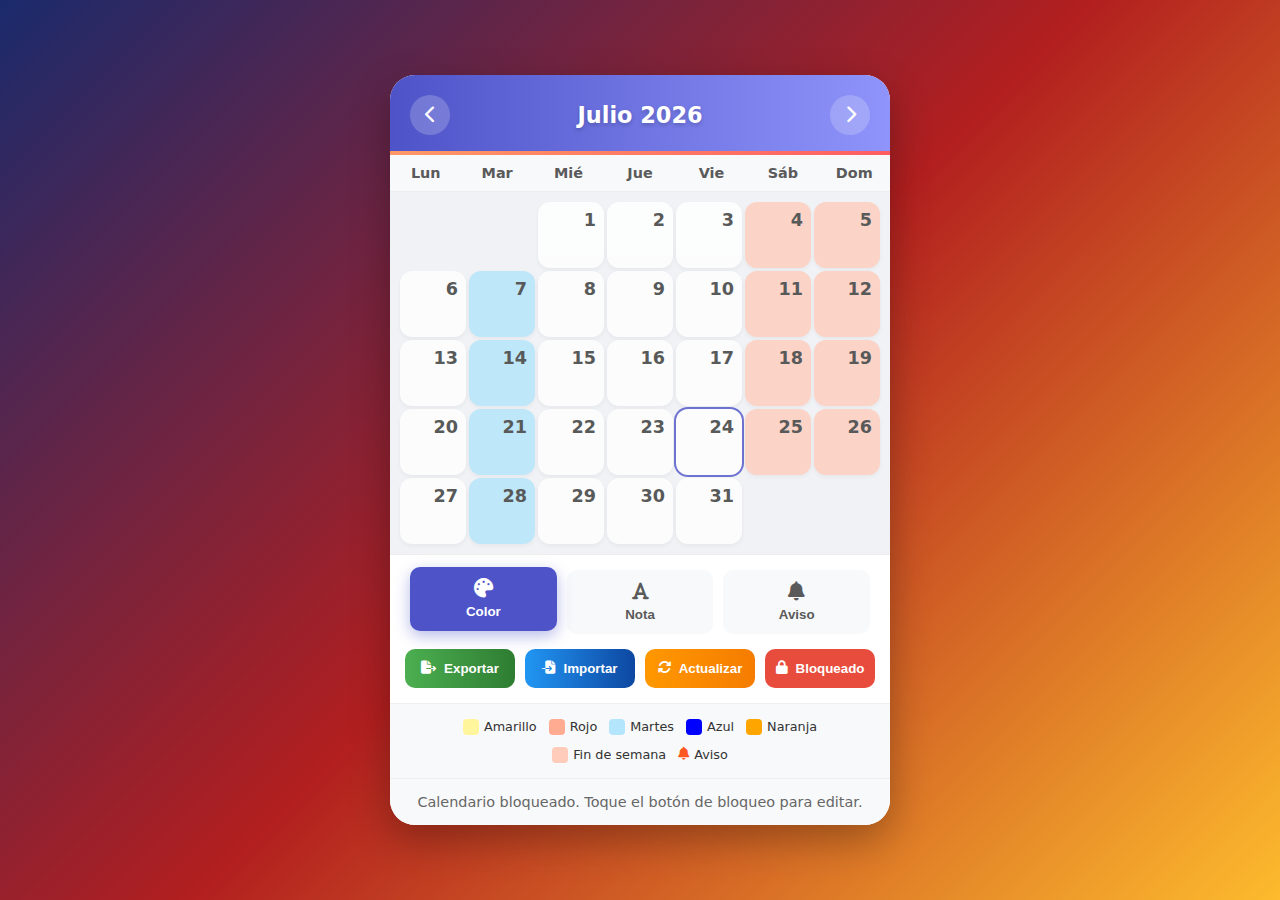
<file: index.html>
<!DOCTYPE html>
<html lang="es">
<head>
    <meta charset="UTF-8">
    <meta name="viewport" content="width=device-width, initial-scale=1.0, maximum-scale=1.0, user-scalable=no">
    <title>Calendario con Bloqueo y Actualización</title>
    <link rel="stylesheet" href="https://cdnjs.cloudflare.com/ajax/libs/font-awesome/6.4.0/css/all.min.css">
    <style>
        * {
            margin: 0;
            padding: 0;
            box-sizing: border-box;
            -webkit-tap-highlight-color: transparent;
        }

        body {
            font-family: 'Segoe UI', system-ui, -apple-system, sans-serif;
            background: linear-gradient(135deg, #1a2a6c, #b21f1f, #fdbb2d);
            min-height: 100vh;
            display: flex;
            justify-content: center;
            align-items: center;
            padding: 15px;
            color: #333;
            overflow-x: hidden;
        }

        .calendar-container {
            width: 100%;
            max-width: 500px;
            background: white;
            border-radius: 25px;
            box-shadow: 0 15px 40px rgba(0, 0, 0, 0.3);
            overflow: hidden;
            position: relative;
        }

        .calendar-header {
            background: linear-gradient(90deg, #4e54c8, #8f94fb);
            color: white;
            padding: 20px;
            display: flex;
            justify-content: space-between;
            align-items: center;
            position: relative;
        }

        .calendar-header::after {
            content: '';
            position: absolute;
            bottom: 0;
            left: 0;
            right: 0;
            height: 4px;
            background: linear-gradient(90deg, #ff9966, #ff5e62);
        }

        .month-nav {
            display: flex;
            gap: 15px;
            align-items: center;
        }

        .nav-btn {
            background: rgba(255, 255, 255, 0.2);
            border: none;
            width: 40px;
            height: 40px;
            border-radius: 50%;
            color: white;
            font-size: 18px;
            cursor: pointer;
            display: flex;
            justify-content: center;
            align-items: center;
            transition: all 0.3s ease;
        }

        .nav-btn:active {
            transform: scale(0.9);
            background: rgba(255, 255, 255, 0.3);
        }

        .month-year {
            font-size: 1.4rem;
            font-weight: 600;
            text-align: center;
            text-shadow: 0 2px 4px rgba(0, 0, 0, 0.2);
        }

        .weekdays {
            display: grid;
            grid-template-columns: repeat(7, 1fr);
            background: #f8f9fa;
            padding: 10px 0;
            font-weight: 600;
            color: #5a5a5a;
            border-bottom: 1px solid #eee;
        }

        .weekday {
            text-align: center;
            font-size: 0.9rem;
        }

        .calendar-grid {
            display: grid;
            grid-template-columns: repeat(7, 1fr);
            gap: 3px;
            padding: 10px;
            background: #f0f2f5;
        }

        .day-cell {
            aspect-ratio: 1;
            background: white;
            border-radius: 12px;
            display: flex;
            flex-direction: column;
            justify-content: space-between;
            padding: 8px;
            position: relative;
            cursor: pointer;
            transition: all 0.2s ease;
            box-shadow: 0 2px 4px rgba(0, 0, 0, 0.05);
            overflow: hidden;
        }

        .day-cell:active {
            transform: scale(0.95);
        }

        .day-cell.today {
            box-shadow: 0 0 0 2px #4e54c8;
        }

        .day-cell.locked {
            opacity: 0.8;
            cursor: not-allowed;
        }

        .day-number {
            font-weight: 600;
            font-size: 1.1rem;
            align-self: flex-end;
        }

        .day-content {
            display: flex;
            flex-direction: column;
            gap: 2px;
            width: 100%;
        }

        .note {
            background: rgba(255, 235, 59, 0.25);
            border-radius: 4px;
            padding: 2px 4px;
            font-size: 0.7rem;
            white-space: nowrap;
            overflow: hidden;
            text-overflow: ellipsis;
            text-align: center;
        }

        .alert-bell {
            position: absolute;
            top: 5px;
            left: 5px;
            font-size: 0.9rem;
            color: #FF5722;
            animation: bell-shake 0.5s ease-in-out;
        }

        @keyframes bell-shake {
            0% { transform: rotate(0); }
            25% { transform: rotate(15deg); }
            50% { transform: rotate(-15deg); }
            75% { transform: rotate(10deg); }
            100% { transform: rotate(0); }
        }

        .saturday, .sunday {
            background-color: #FFCCBC;
        }

        .tuesday {
            background-color: #B3E5FC;
        }

        .yellow {
            background-color: #FFF59D !important;
        }

        .red {
            background-color: #FFAB91 !important;
        }
        .blue {
    background-color: #0000FF !important;
    color: white !important; }

.orange {
    background-color: #FFA500 !important;
    color: white !important;}
.day-number {
    font-weight: 600;
    font-size: 1.1rem;
    align-self: flex-end;
    color: inherit; /* Añade esta línea para heredar el color del contenedor */
}
        .mode-selector {
            display: flex;
            background: white;
            padding: 15px;
            border-top: 1px solid #eee;
        }

        .mode-btn {
            flex: 1;
            padding: 12px;
            border: none;
            background: #f8f9fa;
            border-radius: 10px;
            margin: 0 5px;
            font-weight: 600;
            color: #5a5a5a;
            cursor: pointer;
            display: flex;
            flex-direction: column;
            align-items: center;
            gap: 5px;
            transition: all 0.3s ease;
        }

        .mode-btn i {
            font-size: 1.2rem;
        }

        .mode-btn.active {
            background: #4e54c8;
            color: white;
            transform: translateY(-3px);
            box-shadow: 0 5px 15px rgba(78, 84, 200, 0.4);
        }

        .action-buttons {
            display: flex;
            gap: 10px;
            padding: 0 15px 15px;
            flex-wrap: wrap;
        }

        .action-btn {
            flex: 1;
            min-width: 100px;
            padding: 12px;
            border: none;
            border-radius: 10px;
            font-weight: 600;
            color: white;
            cursor: pointer;
            display: flex;
            align-items: center;
            justify-content: center;
            gap: 8px;
            transition: all 0.3s ease;
        }

        .action-btn:active {
            transform: scale(0.98);
        }

        #export-btn {
            background: linear-gradient(90deg, #4CAF50, #2E7D32);
        }

        #import-btn {
            background: linear-gradient(90deg, #2196F3, #0D47A1);
        }

        #update-btn {
            background: linear-gradient(90deg, #FF9800, #F57C00);
        }

        #lock-btn {
            background: #e74c3c;
            color: white;
        }

        #lock-btn.unlocked {
            background: #2ecc71;
            color: black;
        }

        .legend {
            display: flex;
            justify-content: center;
            flex-wrap: wrap;
            gap: 12px;
            padding: 15px;
            background: #f8f9fa;
            border-top: 1px solid #eee;
        }

        .legend-item {
            display: flex;
            align-items: center;
            gap: 5px;
            font-size: 0.8rem;
        }

        .legend-color {
            width: 16px;
            height: 16px;
            border-radius: 4px;
        }

        #modal {
            display: none;
            position: fixed;
            top: 0;
            left: 0;
            width: 100%;
            height: 100%;
            background: rgba(0, 0, 0, 0.7);
            z-index: 1000;
            justify-content: center;
            align-items: center;
        }

        .modal-content {
            background: white;
            width: 90%;
            max-width: 400px;
            border-radius: 20px;
            overflow: hidden;
            box-shadow: 0 20px 40px rgba(0, 0, 0, 0.3);
        }

        .modal-header {
            background: linear-gradient(90deg, #4e54c8, #8f94fb);
            color: white;
            padding: 20px;
            text-align: center;
            position: relative;
        }

        .modal-title {
            font-size: 1.3rem;
            font-weight: 600;
        }

        .close-btn {
            position: absolute;
            top: 15px;
            right: 20px;
            background: none;
            border: none;
            color: white;
            font-size: 1.5rem;
            cursor: pointer;
        }

        .modal-body {
            padding: 25px 20px;
        }

        .alert-text {
            width: 100%;
            height: 120px;
            border: 2px solid #eee;
            border-radius: 12px;
            padding: 15px;
            font-family: inherit;
            font-size: 1rem;
            resize: none;
        }

        .alert-text:focus {
            border-color: #4e54c8;
            outline: none;
        }

        .modal-footer {
            display: flex;
            padding: 0 20px 20px;
            gap: 10px;
        }

        .modal-action-btn {
            flex: 1;
            padding: 14px;
            border: none;
            border-radius: 12px;
            font-weight: 600;
            cursor: pointer;
            transition: all 0.3s ease;
        }

        .modal-action-btn:active {
            transform: scale(0.98);
        }

        #save-alert {
            background: #4e54c8;
            color: white;
        }

        #save-alert:active {
            background: #3a40b5;
        }

        #delete-alert {
            background: #e74c3c;
            color: white;
        }

        #delete-alert:active {
            background: #c0392b;
        }

        .status-bar {
            padding: 15px;
            text-align: center;
            font-size: 0.9rem;
            color: #666;
            background: #f8f9fa;
            border-top: 1px solid #eee;
        }

        #file-input {
            display: none;
        }

        .lock-overlay {
            position: absolute;
            top: 0;
            left: 0;
            width: 100%;
            height: 100%;
            background: rgba(0, 0, 0, 0.05);
            z-index: 10;
            display: flex;
            justify-content: center;
            align-items: center;
            pointer-events: none;
            opacity: 0;
            transition: opacity 0.3s ease;
        }

        .lock-overlay.active {
            opacity: 1;
            pointer-events: auto;
        }

        .lock-icon {
            font-size: 3rem;
            color: #e74c3c;
            animation: pulse 1.5s infinite;
        }

        @keyframes pulse {
            0% { transform: scale(1); opacity: 0.7; }
            50% { transform: scale(1.1); opacity: 1; }
            100% { transform: scale(1); opacity: 0.7; }
        }

        .update-spinner {
            display: none;
            animation: spin 1s linear infinite;
        }

        @keyframes spin {
            0% { transform: rotate(0deg); }
            100% { transform: rotate(360deg); }
        }

        .update-success {
            color: #4CAF50;
            display: none;
        }

        .update-error {
            color: #e74c3c;
            display: none;
        }

        @media (max-height: 750px) {
            .calendar-grid {
                gap: 2px;
                padding: 8px;
            }
            
            .day-cell {
                padding: 6px;
                border-radius: 10px;
            }
            
            .day-number {
                font-size: 1rem;
            }
            
            .note {
                font-size: 0.65rem;
            }
        }
    </style>
</head>
<body>
    <!-- Parte 1: HTML/CSS -->
    <div class="calendar-container">
        <div class="calendar-header">
            <div class="month-nav">
                <button class="nav-btn" id="prev-month">
                    <i class="fas fa-chevron-left"></i>
                </button>
            </div>
            
            <div class="month-year" id="month-year">Junio 2025</div>
            
            <div class="month-nav">
                <button class="nav-btn" id="next-month">
                    <i class="fas fa-chevron-right"></i>
                </button>
            </div>
        </div>
        
        <div class="weekdays">
            <div class="weekday">Lun</div>
            <div class="weekday">Mar</div>
            <div class="weekday">Mié</div>
            <div class="weekday">Jue</div>
            <div class="weekday">Vie</div>
            <div class="weekday">Sáb</div>
            <div class="weekday">Dom</div>
        </div>
        
        <div class="calendar-grid" id="calendar-grid">
            <!-- Los días se generarán dinámicamente con JavaScript -->
        </div>
        
        <div class="lock-overlay" id="lock-overlay">
            <div class="lock-icon">
                <i class="fas fa-lock"></i>
            </div>
        </div>
        
        <div class="mode-selector">
            <button class="mode-btn active" id="color-btn">
                <i class="fas fa-palette"></i>
                <span>Color</span>
            </button>
            <button class="mode-btn" id="text-btn">
                <i class="fas fa-font"></i>
                <span>Nota</span>
            </button>
            <button class="mode-btn" id="alert-btn">
                <i class="fas fa-bell"></i>
                <span>Aviso</span>
            </button>
        </div>
        
        <div class="action-buttons">
            <button class="action-btn" id="export-btn">
                <i class="fas fa-file-export"></i>
                <span>Exportar</span>
            </button>
            <button class="action-btn" id="import-btn">
                <i class="fas fa-file-import"></i>
                <span>Importar</span>
            </button>
            <button class="action-btn" id="update-btn">
                <i class="fas fa-sync"></i>
                <span>Actualizar</span>
            </button>
            <button class="action-btn" id="lock-btn">
                <i class="fas fa-lock"></i>
                <span>Bloqueado</span>
            </button>
            <input type="file" id="file-input" accept=".json">
        </div>
        
        <div class="legend">
            <div class="legend-item">
                <div class="legend-color" style="background-color: #FFF59D;"></div>
                <span>Amarillo</span>
            </div>
            
            <div class="legend-item">
                <div class="legend-color" style="background-color: #FFAB91;"></div>
                <span>Rojo</span>
            </div>
            
            <div class="legend-item">
                <div class="legend-color" style="background-color: #B3E5FC;"></div>
                <span>Martes</span>
            </div>
            <div class="legend-item">
    <div class="legend-color" style="background-color: #0000FF;"></div>
    <span>Azul</span>
</div>
<div class="legend-item">
    <div class="legend-color" style="background-color: #FFA500;"></div>
    <span>Naranja</span>
</div>
            <div class="legend-item">
                <div class="legend-color" style="background-color: #FFCCBC;"></div>
                <span>Fin de semana</span>
            </div>
            <div class="legend-item">
                <i class="fas fa-bell" style="color: #FF5722;"></i>
                <span>Aviso</span>
            </div>
        </div>
        
        <div class="status-bar" id="status-bar">
            Calendario bloqueado. Toque el botón de bloqueo para editar.
            <span class="update-spinner" id="update-spinner"><i class="fas fa-spinner"></i></span>
            <span class="update-success" id="update-success"><i class="fas fa-check-circle"></i> Actualizado</span>
            <span class="update-error" id="update-error"><i class="fas fa-exclamation-circle"></i> Error</span>
        </div>
    </div>
    
    <div id="modal">
        <div class="modal-content">
            <div class="modal-header">
                <div class="modal-title">Aviso del día</div>
                <button class="close-btn" id="close-modal">&times;</button>
            </div>
            
            <div class="modal-body">
                <textarea class="alert-text" id="alert-text" placeholder="Escribe tu aviso aquí..."></textarea>
            </div>
            
            <div class="modal-footer">
                <button class="modal-action-btn" id="save-alert">Guardar</button>
                <button class="modal-action-btn" id="delete-alert">Borrar</button>
            </div>
        </div>
    </div>
    
    <script>
        // Parte 2: JavaScript
        // Elementos del DOM
        const calendarGrid = document.getElementById('calendar-grid');
        const monthYear = document.getElementById('month-year');
        const prevMonthBtn = document.getElementById('prev-month');
        const nextMonthBtn = document.getElementById('next-month');
        const colorBtn = document.getElementById('color-btn');
        const textBtn = document.getElementById('text-btn');
        const alertBtn = document.getElementById('alert-btn');
        const modal = document.getElementById('modal');
        const alertText = document.getElementById('alert-text');
        const saveAlert = document.getElementById('save-alert');
        const deleteAlert = document.getElementById('delete-alert');
        const closeModal = document.getElementById('close-modal');
        const statusBar = document.getElementById('status-bar');
        const exportBtn = document.getElementById('export-btn');
        const importBtn = document.getElementById('import-btn');
        const updateBtn = document.getElementById('update-btn');
        const lockBtn = document.getElementById('lock-btn');
        const fileInput = document.getElementById('file-input');
        const lockOverlay = document.getElementById('lock-overlay');
        const updateSpinner = document.getElementById('update-spinner');
        const updateSuccess = document.getElementById('update-success');
        const updateError = document.getElementById('update-error');
        
        // Variables de estado
        let activeMode = 'color';
        let currentDay = null;
        let currentMonth = new Date().getMonth();
        let currentYear = new Date().getFullYear();
        let isLocked = true; // Por defecto bloqueado
        const today = new Date();
        
        // Meses en español
        const months = [
            'Enero', 'Febrero', 'Marzo', 'Abril', 'Mayo', 'Junio', 
            'Julio', 'Agosto', 'Septiembre', 'Octubre', 'Noviembre', 'Diciembre'
        ];
        
        // Generar calendario
        function generateCalendar(month, year) {
            calendarGrid.innerHTML = '';
            monthYear.textContent = `${months[month]} ${year}`;
            
            const firstDay = new Date(year, month, 1).getDay();
            const daysInMonth = new Date(year, month + 1, 0).getDate();
            
            // Ajustar offset para que la semana empiece en lunes (1)
            let offset = firstDay === 0 ? 6 : firstDay - 1;
            
            // Celdas vacías para los días anteriores al primer día del mes
            for (let i = 0; i < offset; i++) {
                const emptyCell = document.createElement('div');
                emptyCell.className = 'day-cell';
                emptyCell.style.visibility = 'hidden';
                calendarGrid.appendChild(emptyCell);
            }
            
              // Crear celdas para cada día del mes
            for (let day = 1; day <= daysInMonth; day++) {
                const cell = document.createElement('div');
                cell.className = 'day-cell';
                
                // Aplicar clase de bloqueo
                if (isLocked) {
                    cell.classList.add('locked');
                }
                
                // Comprobar si es hoy
                if (year === today.getFullYear() && month === today.getMonth() && day === today.getDate()) {
                    cell.classList.add('today');
                }
                
                // Número del día
                const dayNumber = document.createElement('div');
                dayNumber.className = 'day-number';
                dayNumber.textContent = day;
                cell.appendChild(dayNumber);
                
                // Contenedor para notas y avisos
                const dayContent = document.createElement('div');
                dayContent.className = 'day-content';
                cell.appendChild(dayContent);
                
                // Determinar el día de la semana (0: Domingo, 6: Sábado)
                const dayOfWeek = new Date(year, month, day).getDay();
                
                // Aplicar estilos según el día de la semana
                if (dayOfWeek === 6) { // Sábado
                    cell.classList.add('saturday');
                } else if (dayOfWeek === 0) { // Domingo
                    cell.classList.add('sunday');
                } else if (dayOfWeek === 2) { // Martes
                    cell.classList.add('tuesday');
                }
                
                // Cargar datos guardados
                const savedData = JSON.parse(localStorage.getItem(`day_${day}_${month}_${year}`) || '{}');
                
                // Aplicar color guardado
                if (savedData.color) {
                    cell.classList.add(savedData.color);
                }
                
                // Añadir nota si existe
                if (savedData.note) {
                    const note = document.createElement('div');
                    note.className = 'note';
                    note.textContent = savedData.note;
                    dayContent.appendChild(note);
                }
                
                // Añadir campanita de aviso en la esquina superior izquierda
                if (savedData.alert) {
                    const alertBell = document.createElement('div');
                    alertBell.className = 'alert-bell';
                    alertBell.innerHTML = '<i class="fas fa-bell"></i>';
                    cell.appendChild(alertBell);
                }
                
                // Evento de clic
                cell.addEventListener('click', () => handleCellClick(day, month, year, cell));
                
                calendarGrid.appendChild(cell);
            }
            
            // Actualizar barra de estado
            statusBar.textContent = isLocked ? 
                `Calendario bloqueado. Toque el botón de bloqueo para editar.` : 
                `Mostrando ${months[month]} ${year}. Modo edición activado.`;
        }
        
        // Manejar clic en un día
        function handleCellClick(day, month, year, cell) {
            if (isLocked) return;
            
            currentDay = day;
            const dateStr = `${day} de ${months[month]} de ${year}`;
            
            if (activeMode === 'color') {
                const colors = ['white', 'red', 'yellow','blue','orange'];
                let savedData = JSON.parse(localStorage.getItem(`day_${day}_${month}_${year}`) || '{}');
                
                // Eliminar clases de color existentes
                cell.classList.remove('white', 'red', 'yellow','blue','orange');
                
                // Obtener siguiente color
                const currentColor = savedData.color || 'white';
                const nextColor = colors[(colors.indexOf(currentColor) + 1) % colors.length];
                
                // Aplicar nuevo color
                cell.classList.add(nextColor);
                savedData.color = nextColor;
                
                // Guardar
                localStorage.setItem(`day_${day}_${month}_${year}`, JSON.stringify(savedData));
                
                statusBar.textContent = `Color cambiado para el ${dateStr}.`;
            } 
            else if (activeMode === 'text') {
                let note = prompt('Ingresa una nota (máximo 3 caracteres, solo letras/números):', '');
                
                if (note === null) return; // Usuario canceló
                
                if (note && !/^[a-zA-Z0-9]{1,3}$/.test(note)) {
                    alert('La nota debe tener hasta 3 caracteres alfanuméricos.');
                    return;
                }
                
                let savedData = JSON.parse(localStorage.getItem(`day_${day}_${month}_${year}`) || '{}');
                const dayContent = cell.querySelector('.day-content');
                
                // Eliminar nota existente
                const existingNote = dayContent.querySelector('.note');
                if (existingNote) existingNote.remove();
                
                // Añadir nueva nota si existe
                if (note) {
                    const newNote = document.createElement('div');
                    newNote.className = 'note';
                    newNote.textContent = note;
                    dayContent.appendChild(newNote);
                    savedData.note = note;
                    statusBar.textContent = `Nota añadida para el ${dateStr}.`;
                } else {
                    delete savedData.note;
                    statusBar.textContent = `Nota eliminada para el ${dateStr}.`;
                }
                
                // Guardar
                localStorage.setItem(`day_${day}_${month}_${year}`, JSON.stringify(savedData));
            } 
            else if (activeMode === 'alert') {
                let savedData = JSON.parse(localStorage.getItem(`day_${day}_${month}_${year}`) || '{}');
                alertText.value = savedData.alert || '';
                modal.style.display = 'flex';
                statusBar.textContent = `Editando aviso para el ${dateStr}.`;
            }
        }
        
        // Cambiar modo activo
        function setActiveMode(mode) {
            if (isLocked) return;
            
            activeMode = mode;
            colorBtn.classList.toggle('active', mode === 'color');
            textBtn.classList.toggle('active', mode === 'text');
            alertBtn.classList.toggle('active', mode === 'alert');
            
            // Actualizar barra de estado según el modo
            if (mode === 'color') {
                statusBar.textContent = 'Modo Color: Haz clic en un día para cambiar su color.';
            } else if (mode === 'text') {
                statusBar.textContent = 'Modo Nota: Haz clic en un día para añadir una nota (máx 3 caracteres).';
            } else {
                statusBar.textContent = 'Modo Aviso: Haz clic en un día para añadir o editar un aviso.';
            }
        }
        
        // Toggle bloqueo/desbloqueo
        function toggleLock() {
            isLocked = !isLocked;
            
            // Actualizar apariencia del botón
            lockBtn.classList.toggle('unlocked', !isLocked);
            lockOverlay.classList.toggle('active', isLocked);
            
            // Actualizar texto e icono
            if (isLocked) {
                lockBtn.innerHTML = '<i class="fas fa-lock"></i><span>Bloqueado</span>';
                statusBar.textContent = 'Calendario bloqueado. Toque el botón de bloqueo para editar.';
            } else {
                lockBtn.innerHTML = '<i class="fas fa-unlock"></i><span>Desbloqueado</span>';
                statusBar.textContent = 'Calendario desbloqueado. Modo edición activado.';
            }
            
            // Actualizar celdas
            const cells = document.querySelectorAll('.day-cell');
            cells.forEach(cell => {
                cell.classList.toggle('locked', isLocked);
            });
        }
        
        // Guardar alerta
        saveAlert.addEventListener('click', () => {
            if (!currentDay || isLocked) return;
            
            let savedData = JSON.parse(localStorage.getItem(`day_${currentDay}_${currentMonth}_${currentYear}`) || '{}');
            savedData.alert = alertText.value.trim();
            
            // Guardar
            localStorage.setItem(`day_${currentDay}_${currentMonth}_${currentYear}`, JSON.stringify(savedData));
            
            // Actualizar celda
            const cells = document.querySelectorAll('.day-cell');
            for (const cell of cells) {
                const dayNum = cell.querySelector('.day-number');
                if (dayNum && +dayNum.textContent === currentDay) {
                    // Eliminar campanita existente
                    const existingBell = cell.querySelector('.alert-bell');
                    if (existingBell) existingBell.remove();
                    
                    // Añadir nueva campanita si hay aviso
                    if (savedData.alert) {
                        const alertBell = document.createElement('div');
                        alertBell.className = 'alert-bell';
                        alertBell.innerHTML = '<i class="fas fa-bell"></i>';
                        cell.appendChild(alertBell);
                    }
                    break;
                }
            }
            
            modal.style.display = 'none';
            statusBar.textContent = `Aviso guardado para el ${currentDay} de ${months[currentMonth]} ${currentYear}.`;
        });
        
        // Borrar alerta
        deleteAlert.addEventListener('click', () => {
            if (!currentDay || isLocked) return;
            
            if (confirm('¿Estás seguro de que quieres borrar el aviso?')) {
                let savedData = JSON.parse(localStorage.getItem(`day_${currentDay}_${currentMonth}_${currentYear}`) || '{}');
                delete savedData.alert;
                
                // Guardar
                localStorage.setItem(`day_${currentDay}_${currentMonth}_${currentYear}`, JSON.stringify(savedData));
                
                // Eliminar campanita de la celda
                const cells = document.querySelectorAll('.day-cell');
                for (const cell of cells) {
                    const dayNum = cell.querySelector('.day-number');
                    if (dayNum && +dayNum.textContent === currentDay) {
                        const bell = cell.querySelector('.alert-bell');
                        if (bell) bell.remove();
                        break;
                    }
                }
                
                modal.style.display = 'none';
                statusBar.textContent = `Aviso eliminado para el ${currentDay} de ${months[currentMonth]} ${currentYear}.`;
            }
        });
        
        // Cerrar modal
        closeModal.addEventListener('click', () => {
            modal.style.display = 'none';
            statusBar.textContent = 'Edición de aviso cancelada.';
        });
        
        // Cerrar modal al hacer clic fuera
        window.addEventListener('click', (e) => {
            if (e.target === modal) {
                modal.style.display = 'none';
                statusBar.textContent = 'Edición de aviso cancelada.';
            }
        });
        
        // Navegar al mes anterior
        prevMonthBtn.addEventListener('click', () => {
            currentMonth--;
            if (currentMonth < 0) {
                currentMonth = 11;
                currentYear--;
            }
            generateCalendar(currentMonth, currentYear);
        });
        
        // Navegar al mes siguiente
        nextMonthBtn.addEventListener('click', () => {
            currentMonth++;
            if (currentMonth > 11) {
                currentMonth = 0;
                currentYear++;
            }
            generateCalendar(currentMonth, currentYear);
        });
        
        // Configurar botones de modo
        colorBtn.addEventListener('click', () => setActiveMode('color'));
        textBtn.addEventListener('click', () => setActiveMode('text'));
        alertBtn.addEventListener('click', () => setActiveMode('alert'));
        
        // Configurar botón de bloqueo
        lockBtn.addEventListener('click', toggleLock);
        
        // Exportar datos a JSON
        exportBtn.addEventListener('click', () => {
            // Recopilar todos los datos de localStorage
            const allData = {};
            const totalKeys = localStorage.length;
            
            for (let i = 0; i < totalKeys; i++) {
                const key = localStorage.key(i);
                if (key.startsWith('day_') || key.startsWith('calendar_')) {
                    allData[key] = JSON.parse(localStorage.getItem(key));
                }
            }
            
            // Crear JSON
            const jsonData = JSON.stringify(allData, null, 2);
            const blob = new Blob([jsonData], {type: 'application/json'});
            const url = URL.createObjectURL(blob);
            
            // Crear enlace de descarga
            const a = document.createElement('a');
            a.href = url;
            a.download = 'datoscalendario.json';
            document.body.appendChild(a);
            a.click();
            
            // Limpiar
            setTimeout(() => {
                document.body.removeChild(a);
                window.URL.revokeObjectURL(url);
                statusBar.textContent = 'Datos exportados correctamente a datoscalendario.json';
            }, 100);
        });
        
        // Importar datos desde JSON
        importBtn.addEventListener('click', () => {
            fileInput.click();
        });
        
        fileInput.addEventListener('change', (e) => {
            const file = e.target.files[0];
            if (!file) return;
            
            const reader = new FileReader();
            reader.onload = (event) => {
                try {
                    const jsonData = JSON.parse(event.target.result);
                    
                    // Guardar todos los datos en localStorage
                    for (const key in jsonData) {
                        localStorage.setItem(key, JSON.stringify(jsonData[key]));
                    }
                    
                    // Recargar calendario
                    generateCalendar(currentMonth, currentYear);
                    statusBar.textContent = 'Datos importados correctamente desde datoscalendario.json';
                } catch (error) {
                    alert('Error al importar el archivo: Formato JSON inválido');
                    console.error(error);
                }
            };
            reader.readAsText(file);
        });
        
        // Función para actualizar el calendario desde la URL
        function updateCalendarFromURL() {
            // Mostrar spinner
            updateSpinner.style.display = 'inline-block';
            updateSuccess.style.display = 'none';
            updateError.style.display = 'none';
            
            const url = 'https://yagopc.github.io/Calendario/datoscalendario.json';
            statusBar.textContent = 'Actualizando calendario...';
            
            fetch(url)
                .then(response => {
                    if (!response.ok) {
                        throw new Error('Error en la respuesta de la red');
                    }
                    return response.json();
                })
                .then(data => {
                    // Guardar todos los datos en localStorage
                    for (const key in data) {
                        localStorage.setItem(key, JSON.stringify(data[key]));
                    }
                    
                    // Recargar calendario
                    generateCalendar(currentMonth, currentYear);
                    
                    // Mostrar mensaje de éxito
                    updateSpinner.style.display = 'none';
                    updateSuccess.style.display = 'inline-block';
                    statusBar.textContent = 'Datos actualizados correctamente desde la URL.';
                    
                    // Ocultar el mensaje de éxito después de 3 segundos
                    setTimeout(() => {
                        updateSuccess.style.display = 'none';
                        statusBar.textContent = `Mostrando ${months[currentMonth]} ${currentYear}. Datos actualizados.`;
                    }, 3000);
                })
                .catch(error => {
                    console.error('Error al actualizar:', error);
                    
                    // Mostrar mensaje de error
                    updateSpinner.style.display = 'none';
                    updateError.style.display = 'inline-block';
                    statusBar.textContent = 'Error al actualizar los datos. Inténtalo de nuevo.';
                    
                    // Ocultar el mensaje de error después de 3 segundos
                    setTimeout(() => {
                        updateError.style.display = 'none';
                        statusBar.textContent = `Mostrando ${months[currentMonth]} ${currentYear}. Error al actualizar.`;
                    }, 3000);
                });
        }
        
        // Configurar botón de actualización
        updateBtn.addEventListener('click', updateCalendarFromURL);
        
        // Inicializar calendario
        generateCalendar(currentMonth, currentYear);
    </script>
</body>
</html>
</file>
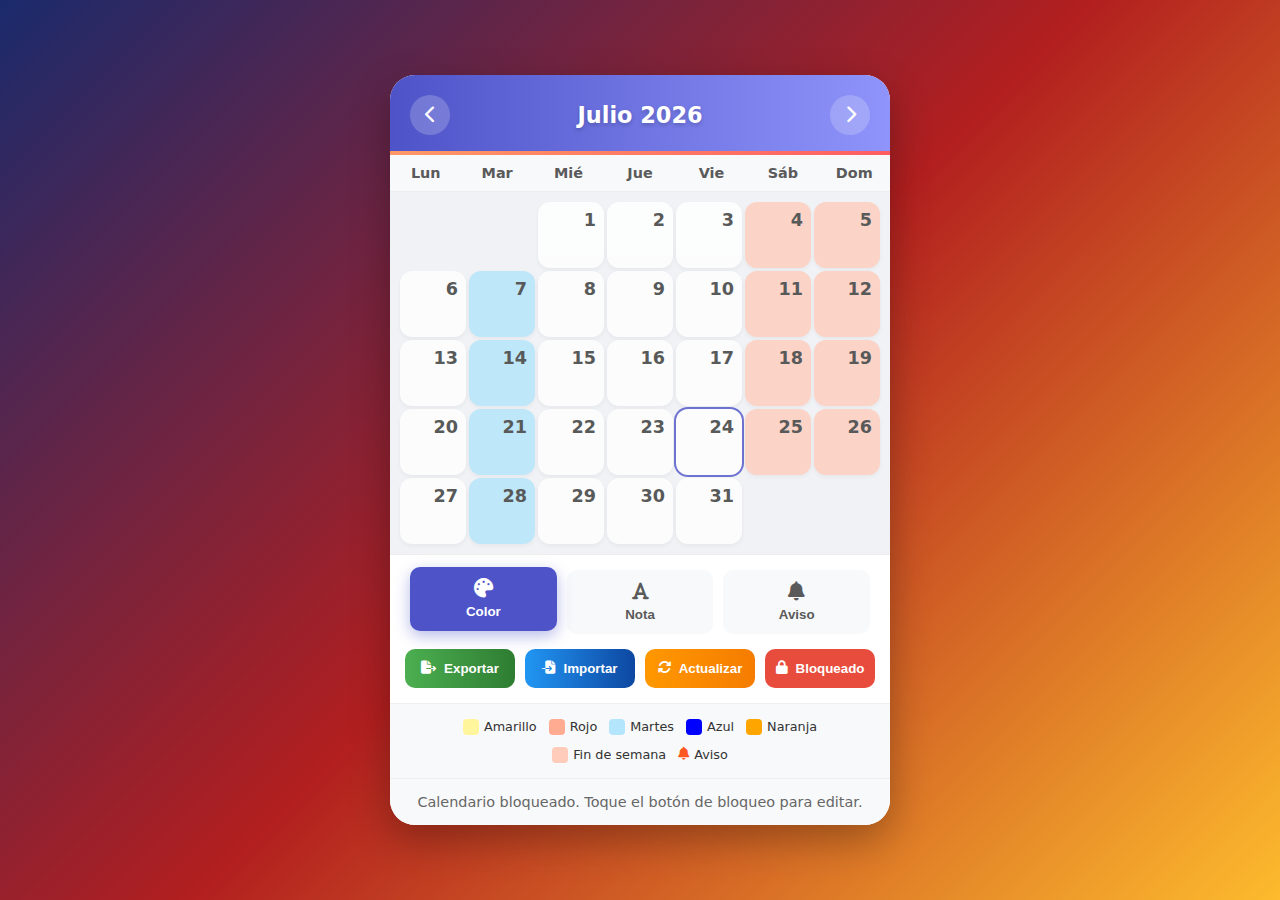
<file: indexold.html>
<!DOCTYPE html>
<html lang="es">
<head>
    <meta charset="UTF-8">
    <meta name="viewport" content="width=device-width, initial-scale=1.0, maximum-scale=1.0, user-scalable=no">
    <title>Calendario con Bloqueo y Actualización</title>
    <link rel="stylesheet" href="https://cdnjs.cloudflare.com/ajax/libs/font-awesome/6.4.0/css/all.min.css">
    <style>
        * {
            margin: 0;
            padding: 0;
            box-sizing: border-box;
            -webkit-tap-highlight-color: transparent;
        }

        body {
            font-family: 'Segoe UI', system-ui, -apple-system, sans-serif;
            background: linear-gradient(135deg, #1a2a6c, #b21f1f, #fdbb2d);
            min-height: 100vh;
            display: flex;
            justify-content: center;
            align-items: center;
            padding: 15px;
            color: #333;
            overflow-x: hidden;
        }

        .calendar-container {
            width: 100%;
            max-width: 500px;
            background: white;
            border-radius: 25px;
            box-shadow: 0 15px 40px rgba(0, 0, 0, 0.3);
            overflow: hidden;
            position: relative;
        }

        .calendar-header {
            background: linear-gradient(90deg, #4e54c8, #8f94fb);
            color: white;
            padding: 20px;
            display: flex;
            justify-content: space-between;
            align-items: center;
            position: relative;
        }

        .calendar-header::after {
            content: '';
            position: absolute;
            bottom: 0;
            left: 0;
            right: 0;
            height: 4px;
            background: linear-gradient(90deg, #ff9966, #ff5e62);
        }

        .month-nav {
            display: flex;
            gap: 15px;
            align-items: center;
        }

        .nav-btn {
            background: rgba(255, 255, 255, 0.2);
            border: none;
            width: 40px;
            height: 40px;
            border-radius: 50%;
            color: white;
            font-size: 18px;
            cursor: pointer;
            display: flex;
            justify-content: center;
            align-items: center;
            transition: all 0.3s ease;
        }

        .nav-btn:active {
            transform: scale(0.9);
            background: rgba(255, 255, 255, 0.3);
        }

        .month-year {
            font-size: 1.4rem;
            font-weight: 600;
            text-align: center;
            text-shadow: 0 2px 4px rgba(0, 0, 0, 0.2);
        }

        .weekdays {
            display: grid;
            grid-template-columns: repeat(7, 1fr);
            background: #f8f9fa;
            padding: 10px 0;
            font-weight: 600;
            color: #5a5a5a;
            border-bottom: 1px solid #eee;
        }

        .weekday {
            text-align: center;
            font-size: 0.9rem;
        }

        .calendar-grid {
            display: grid;
            grid-template-columns: repeat(7, 1fr);
            gap: 3px;
            padding: 10px;
            background: #f0f2f5;
        }

        .day-cell {
            aspect-ratio: 1;
            background: white;
            border-radius: 12px;
            display: flex;
            flex-direction: column;
            justify-content: space-between;
            padding: 8px;
            position: relative;
            cursor: pointer;
            transition: all 0.2s ease;
            box-shadow: 0 2px 4px rgba(0, 0, 0, 0.05);
            overflow: hidden;
        }

        .day-cell:active {
            transform: scale(0.95);
        }

        .day-cell.today {
            box-shadow: 0 0 0 2px #4e54c8;
        }

        .day-cell.locked {
            opacity: 0.8;
            cursor: not-allowed;
        }

        .day-number {
            font-weight: 600;
            font-size: 1.1rem;
            align-self: flex-end;
        }

        .day-content {
            display: flex;
            flex-direction: column;
            gap: 2px;
            width: 100%;
        }

        .note {
            background: rgba(255, 235, 59, 0.25);
            border-radius: 4px;
            padding: 2px 4px;
            font-size: 0.7rem;
            white-space: nowrap;
            overflow: hidden;
            text-overflow: ellipsis;
            text-align: center;
        }

        .alert-bell {
            position: absolute;
            top: 5px;
            left: 5px;
            font-size: 0.9rem;
            color: #FF5722;
            animation: bell-shake 0.5s ease-in-out;
        }

        @keyframes bell-shake {
            0% { transform: rotate(0); }
            25% { transform: rotate(15deg); }
            50% { transform: rotate(-15deg); }
            75% { transform: rotate(10deg); }
            100% { transform: rotate(0); }
        }

        .saturday, .sunday {
            background-color: #FFCCBC;
        }

        .tuesday {
            background-color: #B3E5FC;
        }

        .yellow {
            background-color: #FFF59D !important;
        }

        .red {
            background-color: #FFAB91 !important;
        }
        .blue {
    background-color: #0000FF !important;
    color: white !important; }

.orange {
    background-color: #FFA500 !important;
    color: white !important;}
.day-number {
    font-weight: 600;
    font-size: 1.1rem;
    align-self: flex-end;
    color: inherit; /* Añade esta línea para heredar el color del contenedor */
}
        .mode-selector {
            display: flex;
            background: white;
            padding: 15px;
            border-top: 1px solid #eee;
        }

        .mode-btn {
            flex: 1;
            padding: 12px;
            border: none;
            background: #f8f9fa;
            border-radius: 10px;
            margin: 0 5px;
            font-weight: 600;
            color: #5a5a5a;
            cursor: pointer;
            display: flex;
            flex-direction: column;
            align-items: center;
            gap: 5px;
            transition: all 0.3s ease;
        }

        .mode-btn i {
            font-size: 1.2rem;
        }

        .mode-btn.active {
            background: #4e54c8;
            color: white;
            transform: translateY(-3px);
            box-shadow: 0 5px 15px rgba(78, 84, 200, 0.4);
        }

        .action-buttons {
            display: flex;
            gap: 10px;
            padding: 0 15px 15px;
            flex-wrap: wrap;
        }

        .action-btn {
            flex: 1;
            min-width: 100px;
            padding: 12px;
            border: none;
            border-radius: 10px;
            font-weight: 600;
            color: white;
            cursor: pointer;
            display: flex;
            align-items: center;
            justify-content: center;
            gap: 8px;
            transition: all 0.3s ease;
        }

        .action-btn:active {
            transform: scale(0.98);
        }

        #export-btn {
            background: linear-gradient(90deg, #4CAF50, #2E7D32);
        }

        #import-btn {
            background: linear-gradient(90deg, #2196F3, #0D47A1);
        }

        #update-btn {
            background: linear-gradient(90deg, #FF9800, #F57C00);
        }

        #lock-btn {
            background: #e74c3c;
            color: white;
        }

        #lock-btn.unlocked {
            background: #2ecc71;
            color: black;
        }

        .legend {
            display: flex;
            justify-content: center;
            flex-wrap: wrap;
            gap: 12px;
            padding: 15px;
            background: #f8f9fa;
            border-top: 1px solid #eee;
        }

        .legend-item {
            display: flex;
            align-items: center;
            gap: 5px;
            font-size: 0.8rem;
        }

        .legend-color {
            width: 16px;
            height: 16px;
            border-radius: 4px;
        }

        #modal {
            display: none;
            position: fixed;
            top: 0;
            left: 0;
            width: 100%;
            height: 100%;
            background: rgba(0, 0, 0, 0.7);
            z-index: 1000;
            justify-content: center;
            align-items: center;
        }

        .modal-content {
            background: white;
            width: 90%;
            max-width: 400px;
            border-radius: 20px;
            overflow: hidden;
            box-shadow: 0 20px 40px rgba(0, 0, 0, 0.3);
        }

        .modal-header {
            background: linear-gradient(90deg, #4e54c8, #8f94fb);
            color: white;
            padding: 20px;
            text-align: center;
            position: relative;
        }

        .modal-title {
            font-size: 1.3rem;
            font-weight: 600;
        }

        .close-btn {
            position: absolute;
            top: 15px;
            right: 20px;
            background: none;
            border: none;
            color: white;
            font-size: 1.5rem;
            cursor: pointer;
        }

        .modal-body {
            padding: 25px 20px;
        }

        .alert-text {
            width: 100%;
            height: 120px;
            border: 2px solid #eee;
            border-radius: 12px;
            padding: 15px;
            font-family: inherit;
            font-size: 1rem;
            resize: none;
        }

        .alert-text:focus {
            border-color: #4e54c8;
            outline: none;
        }

        .modal-footer {
            display: flex;
            padding: 0 20px 20px;
            gap: 10px;
        }

        .modal-action-btn {
            flex: 1;
            padding: 14px;
            border: none;
            border-radius: 12px;
            font-weight: 600;
            cursor: pointer;
            transition: all 0.3s ease;
        }

        .modal-action-btn:active {
            transform: scale(0.98);
        }

        #save-alert {
            background: #4e54c8;
            color: white;
        }

        #save-alert:active {
            background: #3a40b5;
        }

        #delete-alert {
            background: #e74c3c;
            color: white;
        }

        #delete-alert:active {
            background: #c0392b;
        }

        .status-bar {
            padding: 15px;
            text-align: center;
            font-size: 0.9rem;
            color: #666;
            background: #f8f9fa;
            border-top: 1px solid #eee;
        }

        #file-input {
            display: none;
        }

        .lock-overlay {
            position: absolute;
            top: 0;
            left: 0;
            width: 100%;
            height: 100%;
            background: rgba(0, 0, 0, 0.05);
            z-index: 10;
            display: flex;
            justify-content: center;
            align-items: center;
            pointer-events: none;
            opacity: 0;
            transition: opacity 0.3s ease;
        }

        .lock-overlay.active {
            opacity: 1;
            pointer-events: auto;
        }

        .lock-icon {
            font-size: 3rem;
            color: #e74c3c;
            animation: pulse 1.5s infinite;
        }

        @keyframes pulse {
            0% { transform: scale(1); opacity: 0.7; }
            50% { transform: scale(1.1); opacity: 1; }
            100% { transform: scale(1); opacity: 0.7; }
        }

        .update-spinner {
            display: none;
            animation: spin 1s linear infinite;
        }

        @keyframes spin {
            0% { transform: rotate(0deg); }
            100% { transform: rotate(360deg); }
        }

        .update-success {
            color: #4CAF50;
            display: none;
        }

        .update-error {
            color: #e74c3c;
            display: none;
        }

        @media (max-height: 750px) {
            .calendar-grid {
                gap: 2px;
                padding: 8px;
            }
            
            .day-cell {
                padding: 6px;
                border-radius: 10px;
            }
            
            .day-number {
                font-size: 1rem;
            }
            
            .note {
                font-size: 0.65rem;
            }
        }
    </style>
</head>
<body>
    <!-- Parte 1: HTML/CSS -->
    <div class="calendar-container">
        <div class="calendar-header">
            <div class="month-nav">
                <button class="nav-btn" id="prev-month">
                    <i class="fas fa-chevron-left"></i>
                </button>
            </div>
            
            <div class="month-year" id="month-year">Junio 2025</div>
            
            <div class="month-nav">
                <button class="nav-btn" id="next-month">
                    <i class="fas fa-chevron-right"></i>
                </button>
            </div>
        </div>
        
        <div class="weekdays">
            <div class="weekday">Lun</div>
            <div class="weekday">Mar</div>
            <div class="weekday">Mié</div>
            <div class="weekday">Jue</div>
            <div class="weekday">Vie</div>
            <div class="weekday">Sáb</div>
            <div class="weekday">Dom</div>
        </div>
        
        <div class="calendar-grid" id="calendar-grid">
            <!-- Los días se generarán dinámicamente con JavaScript -->
        </div>
        
        <div class="lock-overlay" id="lock-overlay">
            <div class="lock-icon">
                <i class="fas fa-lock"></i>
            </div>
        </div>
        
        <div class="mode-selector">
            <button class="mode-btn active" id="color-btn">
                <i class="fas fa-palette"></i>
                <span>Color</span>
            </button>
            <button class="mode-btn" id="text-btn">
                <i class="fas fa-font"></i>
                <span>Nota</span>
            </button>
            <button class="mode-btn" id="alert-btn">
                <i class="fas fa-bell"></i>
                <span>Aviso</span>
            </button>
        </div>
        
        <div class="action-buttons">
            <button class="action-btn" id="export-btn">
                <i class="fas fa-file-export"></i>
                <span>Exportar</span>
            </button>
            <button class="action-btn" id="import-btn">
                <i class="fas fa-file-import"></i>
                <span>Importar</span>
            </button>
            <button class="action-btn" id="update-btn">
                <i class="fas fa-sync"></i>
                <span>Actualizar</span>
            </button>
            <button class="action-btn" id="lock-btn">
                <i class="fas fa-lock"></i>
                <span>Bloqueado</span>
            </button>
            <input type="file" id="file-input" accept=".json">
        </div>
        
        <div class="legend">
            <div class="legend-item">
                <div class="legend-color" style="background-color: #FFF59D;"></div>
                <span>Amarillo</span>
            </div>
            
            <div class="legend-item">
                <div class="legend-color" style="background-color: #FFAB91;"></div>
                <span>Rojo</span>
            </div>
            
            <div class="legend-item">
                <div class="legend-color" style="background-color: #B3E5FC;"></div>
                <span>Martes</span>
            </div>
            <div class="legend-item">
    <div class="legend-color" style="background-color: #0000FF;"></div>
    <span>Azul</span>
</div>
<div class="legend-item">
    <div class="legend-color" style="background-color: #FFA500;"></div>
    <span>Naranja</span>
</div>
            <div class="legend-item">
                <div class="legend-color" style="background-color: #FFCCBC;"></div>
                <span>Fin de semana</span>
            </div>
            <div class="legend-item">
                <i class="fas fa-bell" style="color: #FF5722;"></i>
                <span>Aviso</span>
            </div>
        </div>
        
        <div class="status-bar" id="status-bar">
            Calendario bloqueado. Toque el botón de bloqueo para editar.
            <span class="update-spinner" id="update-spinner"><i class="fas fa-spinner"></i></span>
            <span class="update-success" id="update-success"><i class="fas fa-check-circle"></i> Actualizado</span>
            <span class="update-error" id="update-error"><i class="fas fa-exclamation-circle"></i> Error</span>
        </div>
    </div>
    
    <div id="modal">
        <div class="modal-content">
            <div class="modal-header">
                <div class="modal-title">Aviso del día</div>
                <button class="close-btn" id="close-modal">&times;</button>
            </div>
            
            <div class="modal-body">
                <textarea class="alert-text" id="alert-text" placeholder="Escribe tu aviso aquí..."></textarea>
            </div>
            
            <div class="modal-footer">
                <button class="modal-action-btn" id="save-alert">Guardar</button>
                <button class="modal-action-btn" id="delete-alert">Borrar</button>
            </div>
        </div>
    </div>
    
    <script>
        // Parte 2: JavaScript
        // Elementos del DOM
        const calendarGrid = document.getElementById('calendar-grid');
        const monthYear = document.getElementById('month-year');
        const prevMonthBtn = document.getElementById('prev-month');
        const nextMonthBtn = document.getElementById('next-month');
        const colorBtn = document.getElementById('color-btn');
        const textBtn = document.getElementById('text-btn');
        const alertBtn = document.getElementById('alert-btn');
        const modal = document.getElementById('modal');
        const alertText = document.getElementById('alert-text');
        const saveAlert = document.getElementById('save-alert');
        const deleteAlert = document.getElementById('delete-alert');
        const closeModal = document.getElementById('close-modal');
        const statusBar = document.getElementById('status-bar');
        const exportBtn = document.getElementById('export-btn');
        const importBtn = document.getElementById('import-btn');
        const updateBtn = document.getElementById('update-btn');
        const lockBtn = document.getElementById('lock-btn');
        const fileInput = document.getElementById('file-input');
        const lockOverlay = document.getElementById('lock-overlay');
        const updateSpinner = document.getElementById('update-spinner');
        const updateSuccess = document.getElementById('update-success');
        const updateError = document.getElementById('update-error');
        
        // Variables de estado
        let activeMode = 'color';
        let currentDay = null;
        let currentMonth = new Date().getMonth();
        let currentYear = new Date().getFullYear();
        let isLocked = true; // Por defecto bloqueado
        const today = new Date();
        
        // Meses en español
        const months = [
            'Enero', 'Febrero', 'Marzo', 'Abril', 'Mayo', 'Junio', 
            'Julio', 'Agosto', 'Septiembre', 'Octubre', 'Noviembre', 'Diciembre'
        ];
        
        // Generar calendario
        function generateCalendar(month, year) {
            calendarGrid.innerHTML = '';
            monthYear.textContent = `${months[month]} ${year}`;
            
            const firstDay = new Date(year, month, 1).getDay();
            const daysInMonth = new Date(year, month + 1, 0).getDate();
            
            // Ajustar offset para que la semana empiece en lunes (1)
            let offset = firstDay === 0 ? 6 : firstDay - 1;
            
            // Celdas vacías para los días anteriores al primer día del mes
            for (let i = 0; i < offset; i++) {
                const emptyCell = document.createElement('div');
                emptyCell.className = 'day-cell';
                emptyCell.style.visibility = 'hidden';
                calendarGrid.appendChild(emptyCell);
            }
            
              // Crear celdas para cada día del mes
            for (let day = 1; day <= daysInMonth; day++) {
                const cell = document.createElement('div');
                cell.className = 'day-cell';
                
                // Aplicar clase de bloqueo
                if (isLocked) {
                    cell.classList.add('locked');
                }
                
                // Comprobar si es hoy
                if (year === today.getFullYear() && month === today.getMonth() && day === today.getDate()) {
                    cell.classList.add('today');
                }
                
                // Número del día
                const dayNumber = document.createElement('div');
                dayNumber.className = 'day-number';
                dayNumber.textContent = day;
                cell.appendChild(dayNumber);
                
                // Contenedor para notas y avisos
                const dayContent = document.createElement('div');
                dayContent.className = 'day-content';
                cell.appendChild(dayContent);
                
                // Determinar el día de la semana (0: Domingo, 6: Sábado)
                const dayOfWeek = new Date(year, month, day).getDay();
                
                // Aplicar estilos según el día de la semana
                if (dayOfWeek === 6) { // Sábado
                    cell.classList.add('saturday');
                } else if (dayOfWeek === 0) { // Domingo
                    cell.classList.add('sunday');
                } else if (dayOfWeek === 2) { // Martes
                    cell.classList.add('tuesday');
                }
                
                // Cargar datos guardados
                const savedData = JSON.parse(localStorage.getItem(`day_${day}_${month}_${year}`) || '{}');
                
                // Aplicar color guardado
                if (savedData.color) {
                    cell.classList.add(savedData.color);
                }
                
                // Añadir nota si existe
                if (savedData.note) {
                    const note = document.createElement('div');
                    note.className = 'note';
                    note.textContent = savedData.note;
                    dayContent.appendChild(note);
                }
                
                // Añadir campanita de aviso en la esquina superior izquierda
                if (savedData.alert) {
                    const alertBell = document.createElement('div');
                    alertBell.className = 'alert-bell';
                    alertBell.innerHTML = '<i class="fas fa-bell"></i>';
                    cell.appendChild(alertBell);
                }
                
                // Evento de clic
                cell.addEventListener('click', () => handleCellClick(day, month, year, cell));
                
                calendarGrid.appendChild(cell);
            }
            
            // Actualizar barra de estado
            statusBar.textContent = isLocked ? 
                `Calendario bloqueado. Toque el botón de bloqueo para editar.` : 
                `Mostrando ${months[month]} ${year}. Modo edición activado.`;
        }
        
        // Manejar clic en un día
        function handleCellClick(day, month, year, cell) {
            if (isLocked) return;
            
            currentDay = day;
            const dateStr = `${day} de ${months[month]} de ${year}`;
            
            if (activeMode === 'color') {
                const colors = ['white', 'red', 'yellow','blue','orange'];
                let savedData = JSON.parse(localStorage.getItem(`day_${day}_${month}_${year}`) || '{}');
                
                // Eliminar clases de color existentes
                cell.classList.remove('white', 'red', 'yellow','blue','orange');
                
                // Obtener siguiente color
                const currentColor = savedData.color || 'white';
                const nextColor = colors[(colors.indexOf(currentColor) + 1) % colors.length];
                
                // Aplicar nuevo color
                cell.classList.add(nextColor);
                savedData.color = nextColor;
                
                // Guardar
                localStorage.setItem(`day_${day}_${month}_${year}`, JSON.stringify(savedData));
                
                statusBar.textContent = `Color cambiado para el ${dateStr}.`;
            } 
            else if (activeMode === 'text') {
                let note = prompt('Ingresa una nota (máximo 3 caracteres, solo letras/números):', '');
                
                if (note === null) return; // Usuario canceló
                
                if (note && !/^[a-zA-Z0-9]{1,3}$/.test(note)) {
                    alert('La nota debe tener hasta 3 caracteres alfanuméricos.');
                    return;
                }
                
                let savedData = JSON.parse(localStorage.getItem(`day_${day}_${month}_${year}`) || '{}');
                const dayContent = cell.querySelector('.day-content');
                
                // Eliminar nota existente
                const existingNote = dayContent.querySelector('.note');
                if (existingNote) existingNote.remove();
                
                // Añadir nueva nota si existe
                if (note) {
                    const newNote = document.createElement('div');
                    newNote.className = 'note';
                    newNote.textContent = note;
                    dayContent.appendChild(newNote);
                    savedData.note = note;
                    statusBar.textContent = `Nota añadida para el ${dateStr}.`;
                } else {
                    delete savedData.note;
                    statusBar.textContent = `Nota eliminada para el ${dateStr}.`;
                }
                
                // Guardar
                localStorage.setItem(`day_${day}_${month}_${year}`, JSON.stringify(savedData));
            } 
            else if (activeMode === 'alert') {
                let savedData = JSON.parse(localStorage.getItem(`day_${day}_${month}_${year}`) || '{}');
                alertText.value = savedData.alert || '';
                modal.style.display = 'flex';
                statusBar.textContent = `Editando aviso para el ${dateStr}.`;
            }
        }
        
        // Cambiar modo activo
        function setActiveMode(mode) {
            if (isLocked) return;
            
            activeMode = mode;
            colorBtn.classList.toggle('active', mode === 'color');
            textBtn.classList.toggle('active', mode === 'text');
            alertBtn.classList.toggle('active', mode === 'alert');
            
            // Actualizar barra de estado según el modo
            if (mode === 'color') {
                statusBar.textContent = 'Modo Color: Haz clic en un día para cambiar su color.';
            } else if (mode === 'text') {
                statusBar.textContent = 'Modo Nota: Haz clic en un día para añadir una nota (máx 3 caracteres).';
            } else {
                statusBar.textContent = 'Modo Aviso: Haz clic en un día para añadir o editar un aviso.';
            }
        }
        
        // Toggle bloqueo/desbloqueo
        function toggleLock() {
            isLocked = !isLocked;
            
            // Actualizar apariencia del botón
            lockBtn.classList.toggle('unlocked', !isLocked);
            lockOverlay.classList.toggle('active', isLocked);
            
            // Actualizar texto e icono
            if (isLocked) {
                lockBtn.innerHTML = '<i class="fas fa-lock"></i><span>Bloqueado</span>';
                statusBar.textContent = 'Calendario bloqueado. Toque el botón de bloqueo para editar.';
            } else {
                lockBtn.innerHTML = '<i class="fas fa-unlock"></i><span>Desbloqueado</span>';
                statusBar.textContent = 'Calendario desbloqueado. Modo edición activado.';
            }
            
            // Actualizar celdas
            const cells = document.querySelectorAll('.day-cell');
            cells.forEach(cell => {
                cell.classList.toggle('locked', isLocked);
            });
        }
        
        // Guardar alerta
        saveAlert.addEventListener('click', () => {
            if (!currentDay || isLocked) return;
            
            let savedData = JSON.parse(localStorage.getItem(`day_${currentDay}_${currentMonth}_${currentYear}`) || '{}');
            savedData.alert = alertText.value.trim();
            
            // Guardar
            localStorage.setItem(`day_${currentDay}_${currentMonth}_${currentYear}`, JSON.stringify(savedData));
            
            // Actualizar celda
            const cells = document.querySelectorAll('.day-cell');
            for (const cell of cells) {
                const dayNum = cell.querySelector('.day-number');
                if (dayNum && +dayNum.textContent === currentDay) {
                    // Eliminar campanita existente
                    const existingBell = cell.querySelector('.alert-bell');
                    if (existingBell) existingBell.remove();
                    
                    // Añadir nueva campanita si hay aviso
                    if (savedData.alert) {
                        const alertBell = document.createElement('div');
                        alertBell.className = 'alert-bell';
                        alertBell.innerHTML = '<i class="fas fa-bell"></i>';
                        cell.appendChild(alertBell);
                    }
                    break;
                }
            }
            
            modal.style.display = 'none';
            statusBar.textContent = `Aviso guardado para el ${currentDay} de ${months[currentMonth]} ${currentYear}.`;
        });
        
        // Borrar alerta
        deleteAlert.addEventListener('click', () => {
            if (!currentDay || isLocked) return;
            
            if (confirm('¿Estás seguro de que quieres borrar el aviso?')) {
                let savedData = JSON.parse(localStorage.getItem(`day_${currentDay}_${currentMonth}_${currentYear}`) || '{}');
                delete savedData.alert;
                
                // Guardar
                localStorage.setItem(`day_${currentDay}_${currentMonth}_${currentYear}`, JSON.stringify(savedData));
                
                // Eliminar campanita de la celda
                const cells = document.querySelectorAll('.day-cell');
                for (const cell of cells) {
                    const dayNum = cell.querySelector('.day-number');
                    if (dayNum && +dayNum.textContent === currentDay) {
                        const bell = cell.querySelector('.alert-bell');
                        if (bell) bell.remove();
                        break;
                    }
                }
                
                modal.style.display = 'none';
                statusBar.textContent = `Aviso eliminado para el ${currentDay} de ${months[currentMonth]} ${currentYear}.`;
            }
        });
        
        // Cerrar modal
        closeModal.addEventListener('click', () => {
            modal.style.display = 'none';
            statusBar.textContent = 'Edición de aviso cancelada.';
        });
        
        // Cerrar modal al hacer clic fuera
        window.addEventListener('click', (e) => {
            if (e.target === modal) {
                modal.style.display = 'none';
                statusBar.textContent = 'Edición de aviso cancelada.';
            }
        });
        
        // Navegar al mes anterior
        prevMonthBtn.addEventListener('click', () => {
            currentMonth--;
            if (currentMonth < 0) {
                currentMonth = 11;
                currentYear--;
            }
            generateCalendar(currentMonth, currentYear);
        });
        
        // Navegar al mes siguiente
        nextMonthBtn.addEventListener('click', () => {
            currentMonth++;
            if (currentMonth > 11) {
                currentMonth = 0;
                currentYear++;
            }
            generateCalendar(currentMonth, currentYear);
        });
        
        // Configurar botones de modo
        colorBtn.addEventListener('click', () => setActiveMode('color'));
        textBtn.addEventListener('click', () => setActiveMode('text'));
        alertBtn.addEventListener('click', () => setActiveMode('alert'));
        
        // Configurar botón de bloqueo
        lockBtn.addEventListener('click', toggleLock);
        
        // Exportar datos a JSON
        exportBtn.addEventListener('click', () => {
            // Recopilar todos los datos de localStorage
            const allData = {};
            const totalKeys = localStorage.length;
            
            for (let i = 0; i < totalKeys; i++) {
                const key = localStorage.key(i);
                if (key.startsWith('day_') || key.startsWith('calendar_')) {
                    allData[key] = JSON.parse(localStorage.getItem(key));
                }
            }
            
            // Crear JSON
            const jsonData = JSON.stringify(allData, null, 2);
            const blob = new Blob([jsonData], {type: 'application/json'});
            const url = URL.createObjectURL(blob);
            
            // Crear enlace de descarga
            const a = document.createElement('a');
            a.href = url;
            a.download = 'datoscalendario.json';
            document.body.appendChild(a);
            a.click();
            
            // Limpiar
            setTimeout(() => {
                document.body.removeChild(a);
                window.URL.revokeObjectURL(url);
                statusBar.textContent = 'Datos exportados correctamente a datoscalendario.json';
            }, 100);
        });
        
        // Importar datos desde JSON
        importBtn.addEventListener('click', () => {
            fileInput.click();
        });
        
        fileInput.addEventListener('change', (e) => {
            const file = e.target.files[0];
            if (!file) return;
            
            const reader = new FileReader();
            reader.onload = (event) => {
                try {
                    const jsonData = JSON.parse(event.target.result);
                    
                    // Guardar todos los datos en localStorage
                    for (const key in jsonData) {
                        localStorage.setItem(key, JSON.stringify(jsonData[key]));
                    }
                    
                    // Recargar calendario
                    generateCalendar(currentMonth, currentYear);
                    statusBar.textContent = 'Datos importados correctamente desde datoscalendario.json';
                } catch (error) {
                    alert('Error al importar el archivo: Formato JSON inválido');
                    console.error(error);
                }
            };
            reader.readAsText(file);
        });
        
        // Función para actualizar el calendario desde la URL
        function updateCalendarFromURL() {
            // Mostrar spinner
            updateSpinner.style.display = 'inline-block';
            updateSuccess.style.display = 'none';
            updateError.style.display = 'none';
            
            const url = 'https://yagopc.github.io/Calendario/datoscalendario.json';
            statusBar.textContent = 'Actualizando calendario...';
            
            fetch(url)
                .then(response => {
                    if (!response.ok) {
                        throw new Error('Error en la respuesta de la red');
                    }
                    return response.json();
                })
                .then(data => {
                    // Guardar todos los datos en localStorage
                    for (const key in data) {
                        localStorage.setItem(key, JSON.stringify(data[key]));
                    }
                    
                    // Recargar calendario
                    generateCalendar(currentMonth, currentYear);
                    
                    // Mostrar mensaje de éxito
                    updateSpinner.style.display = 'none';
                    updateSuccess.style.display = 'inline-block';
                    statusBar.textContent = 'Datos actualizados correctamente desde la URL.';
                    
                    // Ocultar el mensaje de éxito después de 3 segundos
                    setTimeout(() => {
                        updateSuccess.style.display = 'none';
                        statusBar.textContent = `Mostrando ${months[currentMonth]} ${currentYear}. Datos actualizados.`;
                    }, 3000);
                })
                .catch(error => {
                    console.error('Error al actualizar:', error);
                    
                    // Mostrar mensaje de error
                    updateSpinner.style.display = 'none';
                    updateError.style.display = 'inline-block';
                    statusBar.textContent = 'Error al actualizar los datos. Inténtalo de nuevo.';
                    
                    // Ocultar el mensaje de error después de 3 segundos
                    setTimeout(() => {
                        updateError.style.display = 'none';
                        statusBar.textContent = `Mostrando ${months[currentMonth]} ${currentYear}. Error al actualizar.`;
                    }, 3000);
                });
        }
        
        // Configurar botón de actualización
        updateBtn.addEventListener('click', updateCalendarFromURL);
        
        // Inicializar calendario
        generateCalendar(currentMonth, currentYear);
    </script>
</body>
</html>
</file>
